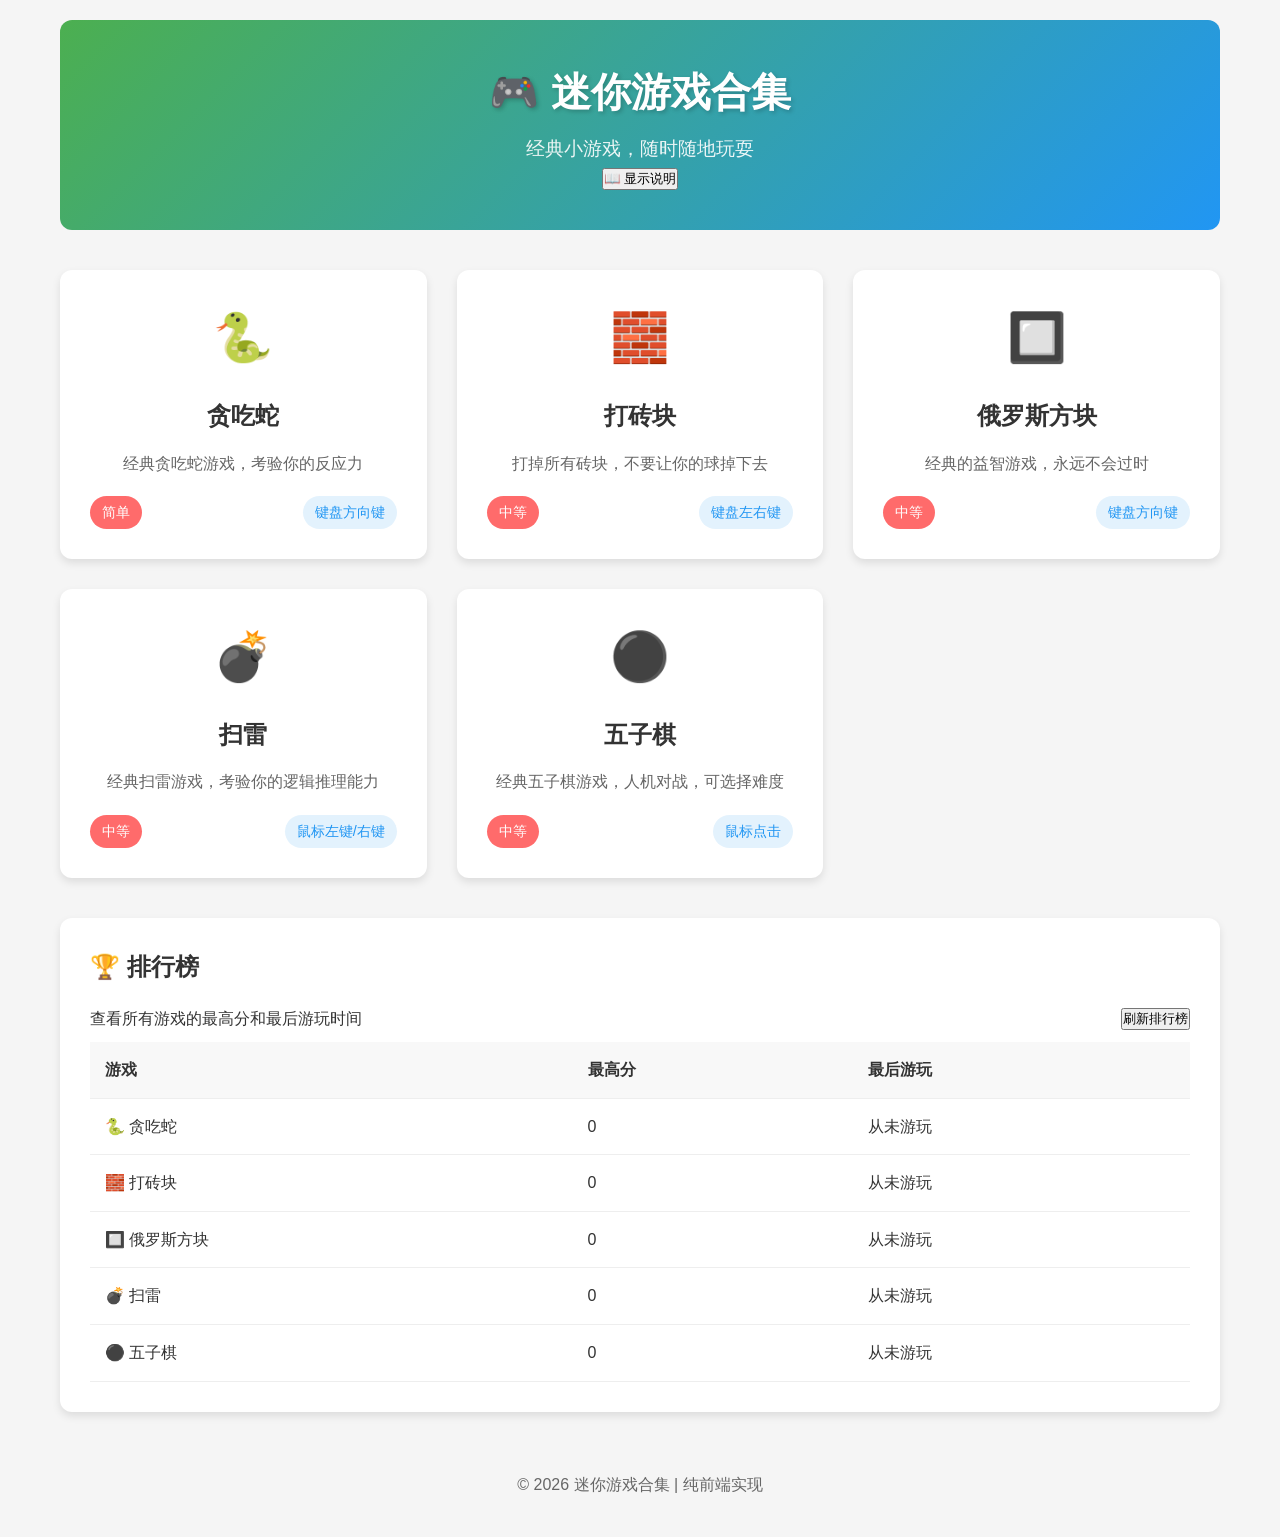
<file: index.html>
<!DOCTYPE html>
<html lang="zh-CN">
<head>
    <meta charset="UTF-8">
    <meta name="viewport" content="width=device-width, initial-scale=1.0">
    <title>迷你游戏合集</title>
    <link rel="stylesheet" href="css/style.css">
</head>
<body>
    <div class="container">
        <header>
            <h1>🎮 迷你游戏合集</h1>
            <p>经典小游戏，随时随地玩耍</p>
            <button class="btn btn-primary" onclick="showReadme()">📖 显示说明</button>
        </header>

        <main>
            <div class="games-grid">
                <div class="game-card" onclick="window.location.href='games/snake.html'">
                    <div class="game-icon">🐍</div>
                    <h3>贪吃蛇</h3>
                    <p>经典贪吃蛇游戏，考验你的反应力</p>
                    <div class="game-meta">
                        <span class="difficulty">简单</span>
                        <span class="controls">键盘方向键</span>
                    </div>
                </div>

                <div class="game-card" onclick="window.location.href='games/brick.html'">
                    <div class="game-icon">🧱</div>
                    <h3>打砖块</h3>
                    <p>打掉所有砖块，不要让你的球掉下去</p>
                    <div class="game-meta">
                        <span class="difficulty">中等</span>
                        <span class="controls">键盘左右键</span>
                    </div>
                </div>

                <div class="game-card" onclick="window.location.href='games/tetris.html'">
                    <div class="game-icon">🔲</div>
                    <h3>俄罗斯方块</h3>
                    <p>经典的益智游戏，永远不会过时</p>
                    <div class="game-meta">
                        <span class="difficulty">中等</span>
                        <span class="controls">键盘方向键</span>
                    </div>
                </div>

                <div class="game-card" onclick="window.location.href='games/minesweeper.html'">
                    <div class="game-icon">💣</div>
                    <h3>扫雷</h3>
                    <p>经典扫雷游戏，考验你的逻辑推理能力</p>
                    <div class="game-meta">
                        <span class="difficulty">中等</span>
                        <span class="controls">鼠标左键/右键</span>
                    </div>
                </div>

                <div class="game-card" onclick="window.location.href='games/gomoku.html'">
                    <div class="game-icon">⚫</div>
                    <h3>五子棋</h3>
                    <p>经典五子棋游戏，人机对战，可选择难度</p>
                    <div class="game-meta">
                        <span class="difficulty">中等</span>
                        <span class="controls">鼠标点击</span>
                    </div>
                </div>
            </div>

            <div class="stats-section">
                <h2>🏆 排行榜</h2>
                <div style="display: flex; justify-content: space-between; align-items: center; margin-bottom: 10px;">
                    <span>查看所有游戏的最高分和最后游玩时间</span>
                    <button class="btn btn-secondary" onclick="loadLeaderboard()">刷新排行榜</button>
                </div>
                <div id="leaderboard">
                    <div class="leaderboard-loading">加载中...</div>
                </div>
            </div>
        </main>

        <footer>
            <p>&copy; 2026 迷你游戏合集 | 纯前端实现</p>
        </footer>
    </div>

    <!-- README 模态框 -->
    <div id="readme-modal" class="modal">
        <div class="modal-content">
            <span class="close" onclick="closeReadme()">&times;</span>
            <h2>📖 游戏说明</h2>
            <div id="readme-content" class="readme-content">
                加载中...
            </div>
        </div>
    </div>

    <style>
        /* 模态框样式 */
        .modal {
            display: none;
            position: fixed;
            z-index: 1000;
            left: 0;
            top: 0;
            width: 100%;
            height: 100%;
            overflow: auto;
            background-color: rgba(0,0,0,0.4);
        }
        
        .modal-content {
            background-color: #fefefe;
            margin: 5% auto;
            padding: 20px;
            border: 1px solid #888;
            width: 80%;
            max-width: 800px;
            max-height: 80vh;
            overflow-y: auto;
            border-radius: 10px;
            box-shadow: 0 4px 8px rgba(0,0,0,0.2);
        }
        
        .close {
            color: #aaa;
            float: right;
            font-size: 28px;
            font-weight: bold;
            cursor: pointer;
        }
        
        .close:hover,
        .close:focus {
            color: black;
            text-decoration: none;
        }
        
        .readme-content {
            margin-top: 20px;
            line-height: 1.6;
        }
        
        .readme-content h2 {
            margin-top: 20px;
            margin-bottom: 10px;
        }
        
        .readme-content h3 {
            margin-top: 15px;
            margin-bottom: 8px;
        }
        
        .readme-content ul, .readme-content ol {
            margin-left: 20px;
            margin-bottom: 15px;
        }
        
        .readme-content code {
            background-color: #f4f4f4;
            padding: 2px 4px;
            border-radius: 3px;
        }
        
        .readme-content pre {
            background-color: #f4f4f4;
            padding: 10px;
            border-radius: 5px;
            overflow-x: auto;
            margin-bottom: 15px;
        }
    </style>

    <script src="js/storage.js"></script>
    <script src="js/cache-monitor.js"></script>
    <script>
        // 初始化缓存监控
        let cacheMonitor;
        if (typeof CacheMonitor !== 'undefined') {
            cacheMonitor = new CacheMonitor();
        }
    
        // 注册Service Worker
        if ('serviceWorker' in navigator) {
            window.addEventListener('load', () => {
                navigator.serviceWorker.register('/service-worker.js')
                    .then((registration) => {
                        console.log('Service Worker 注册成功:', registration.scope);
                    })
                    .catch((error) => {
                        console.log('Service Worker 注册失败:', error);
                    });
            });
        }
    
        // 加载排行榜
        function loadLeaderboard() {
            const leaderboardHTML = `
                <table class="leaderboard-table">
                    <thead>
                        <tr>
                            <th>游戏</th>
                            <th>最高分</th>
                            <th>最后游玩</th>
                        </tr>
                    </thead>
                    <tbody id="leaderboardBody">
                    </tbody>
                </table>
            `;
            
            document.getElementById('leaderboard').innerHTML = leaderboardHTML;
            
            // 获取所有游戏的最高分
            const games = ['snake', 'brick', 'tetris', 'minesweeper', 'gomoku'];
            const tbody = document.getElementById('leaderboardBody');
            
            games.forEach(game => {
                const maxScore = localStorage.getItem(`game_${game}_maxScore`) || 0;
                const lastPlayed = localStorage.getItem(`game_${game}_lastPlayed`);
                
                let lastPlayedText = '从未游玩';
                if (lastPlayed) {
                    try {
                        const timestamp = parseInt(lastPlayed);
                        if (!isNaN(timestamp)) {
                            const date = new Date(timestamp);
                            if (!isNaN(date.getTime())) {
                                lastPlayedText = date.toLocaleDateString();
                            }
                        }
                    } catch (e) {
                        console.error('解析最后游玩时间失败:', e);
                    }
                }
                
                const row = document.createElement('tr');
                row.innerHTML = `
                    <td>${getGameName(game)}</td>
                    <td>${maxScore}</td>
                    <td>${lastPlayedText}</td>
                `;
                tbody.appendChild(row);
            });
        }
        
        function getGameName(game) {
            const names = {
                'snake': '🐍 贪吃蛇',
                'brick': '🧱 打砖块',
                'tetris': '🔲 俄罗斯方块',
                'minesweeper': '💣 扫雷',
                'gomoku': '⚫ 五子棋'
            };
            return names[game] || game;
        }
        
        // 页面加载完成后显示排行榜
        window.addEventListener('load', () => {
            // 清理过期数据
            if (typeof GameStorage !== 'undefined' && GameStorage.cleanupExpiredData) {
                GameStorage.cleanupExpiredData();
            }
            // 压缩存储数据
            if (typeof GameStorage !== 'undefined' && GameStorage.compressData) {
                GameStorage.compressData();
            }
            // 加载排行榜
            loadLeaderboard();
        });
        
        // 显示 README 模态框
        function showReadme() {
            const modal = document.getElementById('readme-modal');
            const content = document.getElementById('readme-content');
            
            modal.style.display = 'block';
            content.innerHTML = '加载中...';
            
            // 加载 README.md 文件
            fetch('README.md')
                .then(response => {
                    if (!response.ok) {
                        throw new Error('Network response was not ok');
                    }
                    return response.text();
                })
                .then(text => {
                    // 简单的 Markdown 到 HTML 转换
                    const html = markdownToHtml(text);
                    content.innerHTML = html;
                })
                .catch(error => {
                    content.innerHTML = `<p>加载失败: ${error.message}</p><p>请直接查看项目根目录下的 README.md 文件。</p>`;
                    console.error('Error loading README:', error);
                });
        }
        
        // 关闭 README 模态框
        function closeReadme() {
            const modal = document.getElementById('readme-modal');
            modal.style.display = 'none';
        }
        
        // 简单的 Markdown 到 HTML 转换
        function markdownToHtml(markdown) {
            return markdown
                .replace(/^# (.*$)/gim, '<h2>$1</h2>')
                .replace(/^## (.*$)/gim, '<h3>$1</h3>')
                .replace(/^### (.*$)/gim, '<h4>$1</h4>')
                .replace(/\*\*(.*?)\*\*/gim, '<strong>$1</strong>')
                .replace(/\*(.*?)\*/gim, '<em>$1</em>')
                .replace(/`(.*?)`/gim, '<code>$1</code>')
                .replace(/```([\s\S]*?)```/gim, '<pre>$1</pre>')
                .replace(/^- (.*$)/gim, '<li>$1</li>')
                .replace(/(<li>.*<\/li>)/s, '<ul>$1</ul>')
                .replace(/^\d+\. (.*$)/gim, '<li>$1</li>')
                .replace(/(<li>.*<\/li>)/s, '<ol>$1</ol>')
                .replace(/^\s*$\n/gim, '<br>');
        }
        
        // 点击模态框外部关闭
        window.onclick = function(event) {
            const modal = document.getElementById('readme-modal');
            if (event.target == modal) {
                modal.style.display = 'none';
            }
        }
    </script>
</body>
</html>
</file>
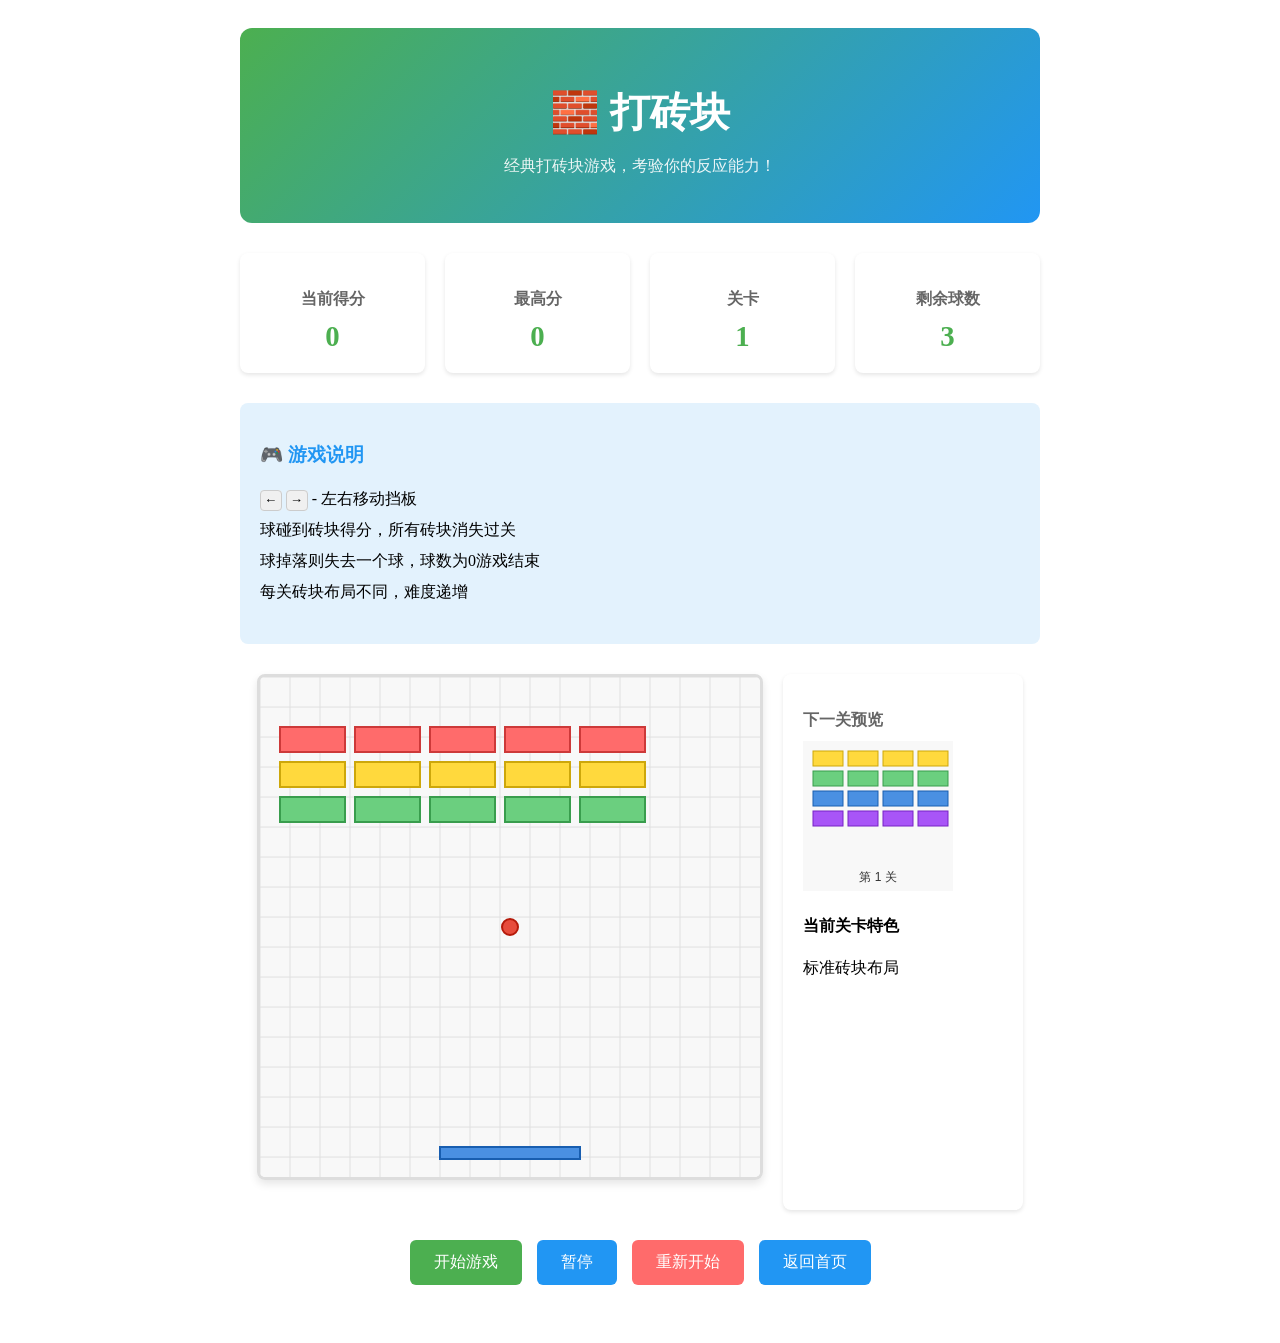
<file: games/brick.html>
<!DOCTYPE html>
<html lang="zh-CN">
<head>
    <meta charset="UTF-8">
    <meta name="viewport" content="width=device-width, initial-scale=1.0">
    <title>打砖块 - 迷你游戏合集</title>
    <link rel="stylesheet" href="../css/games.css">
</head>
<body>
    <div class="game-container">
        <header class="game-header">
            <h1>🧱 打砖块</h1>
            <p>经典打砖块游戏，考验你的反应能力！</p>
        </header>

        <div class="game-info">
            <div class="info-panel">
                <h3>当前得分</h3>
                <div class="value" id="currentScore">0</div>
            </div>
            <div class="info-panel">
                <h3>最高分</h3>
                <div class="value" id="maxScore">0</div>
            </div>
            <div class="info-panel">
                <h3>关卡</h3>
                <div class="value" id="level">1</div>
            </div>
            <div class="info-panel">
                <h3>剩余球数</h3>
                <div class="value" id="balls">3</div>
            </div>
        </div>

        <div class="instructions">
            <h3>🎮 游戏说明</h3>
            <ul>
                <li><kbd>←</kbd> <kbd>→</kbd> - 左右移动挡板</li>
                <li>球碰到砖块得分，所有砖块消失过关</li>
                <li>球掉落则失去一个球，球数为0游戏结束</li>
                <li>每关砖块布局不同，难度递增</li>
            </ul>
        </div>

        <div style="display: flex; justify-content: center; gap: 20px; margin-bottom: 30px;">
            <div class="game-board">
                <canvas id="gameCanvas" class="game-canvas" width="500" height="500"></canvas>
            </div>
            <div class="info-panel" style="text-align: left; width: 200px;">
                <h3>下一关预览</h3>
                <canvas id="nextLevelCanvas" width="150" height="150"></canvas>
                <div style="margin-top: 15px;">
                    <h4>当前关卡特色</h4>
                    <p id="levelFeature">标准砖块布局</p>
                </div>
            </div>
        </div>

        <div class="game-controls">
            <button class="btn btn-primary" id="startBtn">开始游戏</button>
            <button class="btn btn-secondary" id="pauseBtn">暂停</button>
            <button class="btn btn-danger" id="resetBtn">重新开始</button>
            <button class="btn btn-secondary" onclick="window.location.href='../index.html'">返回首页</button>
        </div>
    </div>

    <div class="game-overlay" id="gameOverlay">
        <div class="game-over">
            <h2 id="gameOverTitle">游戏结束！</h2>
            <p id="gameOverMessage">最终得分: <span id="finalScore">0</span></p>
            <p>通过关卡: <span id="finalLevel">0</span></p>
            <button class="btn btn-primary" id="restartBtn">再来一局</button>
        </div>
    </div>

    <script src="../js/storage.js"></script>
    <script src="../js/cache-monitor.js"></script>
    <script>
        // 初始化缓存监控
        let cacheMonitor;
        if (typeof CacheMonitor !== 'undefined') {
            cacheMonitor = new CacheMonitor();
        }
        
        // 注册Service Worker
        if ('serviceWorker' in navigator) {
            window.addEventListener('load', () => {
                navigator.serviceWorker.register('/service-worker.js')
                    .then((registration) => {
                        console.log('Service Worker 注册成功:', registration.scope);
                    })
                    .catch((error) => {
                        console.log('Service Worker 注册失败:', error);
                    });
            });
        }
    </script>
    <script src="../js/brick.js"></script>
</body>
</html>
</file>
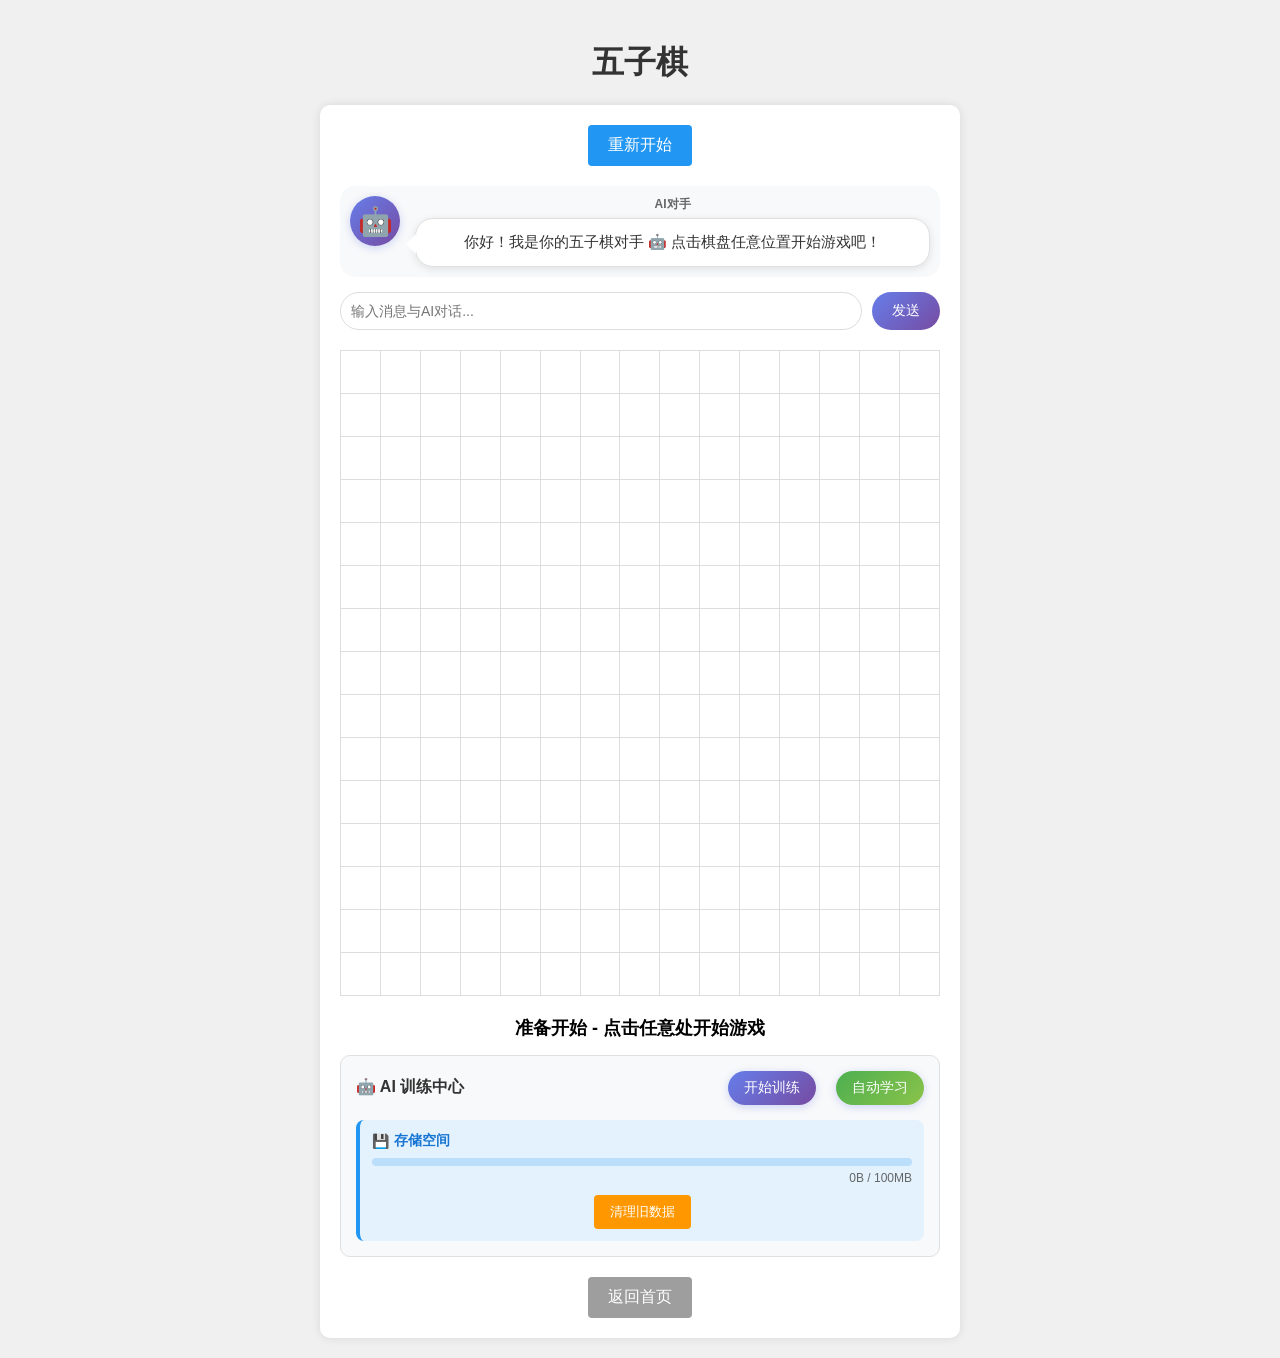
<file: games/gomoku.html>
<!DOCTYPE html>
<html lang="zh-CN">
<head>
    <meta charset="UTF-8">
    <meta name="viewport" content="width=device-width, initial-scale=1.0">
    <title>五子棋 - 迷你游戏合集</title>
    <style>
        body {
            font-family: Arial, sans-serif;
            background-color: #f0f0f0;
            margin: 0;
            padding: 20px;
            display: flex;
            flex-direction: column;
            align-items: center;
        }
        
        h1 {
            color: #333;
            margin-bottom: 20px;
        }
        
        .game-container {
            background-color: white;
            padding: 20px;
            border-radius: 10px;
            box-shadow: 0 0 10px rgba(0,0,0,0.1);
            text-align: center;
            width: 100%;
            max-width: 600px;
        }
        
        .controls {
            margin-bottom: 20px;
        }
        
        .restart-button {
            padding: 10px 20px;
            font-size: 16px;
            background-color: #2196F3;
            color: white;
            border: none;
            border-radius: 4px;
            cursor: pointer;
        }
        
        .restart-button:hover {
            background-color: #0b7dda;
        }
        
        .board-container {
            margin: 20px auto;
            position: relative;
        }
        
        #board {
            border-collapse: collapse;
            margin: 0 auto;
        }
        
        #board td {
            width: 40px;
            height: 40px;
            border: 1px solid #ddd;
            text-align: center;
            vertical-align: middle;
            cursor: pointer;
            position: relative;
        }
        
        #board td:hover {
            background-color: #f0f0f0;
        }
        
        .piece {
            width: 30px;
            height: 30px;
            border-radius: 50%;
            margin: 0 auto;
        }
        
        .piece.black {
            background-color: black;
        }
        
        .piece.white {
            background-color: white;
            border: 1px solid black;
        }
        
        .status {
            margin: 15px 0;
            font-size: 18px;
            font-weight: bold;
        }
        
        .return-button {
            margin-top: 20px;
            padding: 10px 20px;
            font-size: 16px;
            background-color: #9e9e9e;
            color: white;
            border: none;
            border-radius: 4px;
            cursor: pointer;
            text-decoration: none;
            display: inline-block;
        }
        
        .return-button:hover {
            background-color: #757575;
        }
        
        /* AI对话区域样式 */
        .ai-dialog-container {
            display: flex;
            align-items: flex-start;
            margin: 15px 0;
            padding: 10px;
            background-color: #f8f9fa;
            border-radius: 15px;
            min-height: 60px;
        }
        
        .ai-avatar {
            width: 50px;
            height: 50px;
            border-radius: 50%;
            background: linear-gradient(135deg, #667eea 0%, #764ba2 100%);
            display: flex;
            align-items: center;
            justify-content: center;
            margin-right: 15px;
            flex-shrink: 0;
            box-shadow: 0 2px 8px rgba(102, 126, 234, 0.3);
        }
        
        .ai-avatar::before {
            content: "🤖";
            font-size: 28px;
        }
        
        .ai-dialog-wrapper {
            flex: 1;
            position: relative;
        }
        
        .ai-dialog-bubble {
            background-color: white;
            border-radius: 18px;
            padding: 12px 18px;
            box-shadow: 0 2px 8px rgba(0, 0, 0, 0.1);
            position: relative;
            border: 1px solid #e0e0e0;
            animation: fadeIn 0.3s ease-in-out;
        }
        
        .ai-dialog-bubble::before {
            content: "";
            position: absolute;
            left: -10px;
            top: 15px;
            width: 0;
            height: 0;
            border-top: 10px solid transparent;
            border-bottom: 10px solid transparent;
            border-right: 10px solid white;
        }
        
        .ai-dialog-bubble::after {
            content: "";
            position: absolute;
            left: -11px;
            top: 15px;
            width: 0;
            height: 0;
            border-top: 10px solid transparent;
            border-bottom: 10px solid transparent;
            border-right: 10px solid #e0e0e0;
            z-index: -1;
        }
        
        .ai-dialog-text {
            color: #333;
            font-size: 15px;
            line-height: 1.5;
            margin: 0;
        }
        
        .ai-name {
            font-size: 12px;
            color: #666;
            margin-bottom: 5px;
            font-weight: bold;
        }
        
        @keyframes fadeIn {
            from {
                opacity: 0;
                transform: translateY(-5px);
            }
            to {
                opacity: 1;
                transform: translateY(0);
            }
        }
        
        .typing-indicator {
            display: none;
            align-items: center;
            padding: 8px 0;
        }
        
        .typing-indicator.active {
            display: flex;
        }
        
        .typing-dot {
            width: 8px;
            height: 8px;
            background-color: #999;
            border-radius: 50%;
            margin: 0 3px;
            animation: typing 1.4s infinite ease-in-out both;
        }
        
        .typing-dot:nth-child(1) { animation-delay: -0.32s; }
        .typing-dot:nth-child(2) { animation-delay: -0.16s; }
        
        @keyframes typing {
            0%, 80%, 100% { transform: scale(0); }
            40% { transform: scale(1); }
        }
        
        /* 训练控制面板样式 */
        .training-controls {
            margin-top: 15px;
            padding: 15px;
            background-color: #f8f9fa;
            border-radius: 10px;
            border: 1px solid #e0e0e0;
        }
        
        .training-header {
            display: flex;
            justify-content: space-between;
            align-items: center;
            margin-bottom: 10px;
        }
        
        .button-group {
            display: flex;
            gap: 10px;
        }
        
        .training-title {
            font-size: 16px;
            font-weight: bold;
            color: #333;
        }
        
        .train-ai-button {
            padding: 8px 16px;
            font-size: 14px;
            background: linear-gradient(135deg, #667eea 0%, #764ba2 100%);
            color: white;
            border: none;
            border-radius: 20px;
            cursor: pointer;
            transition: all 0.3s ease;
            box-shadow: 0 2px 8px rgba(102, 126, 234, 0.3);
        }
        
        .train-ai-button:hover {
            transform: translateY(-2px);
            box-shadow: 0 4px 12px rgba(102, 126, 234, 0.4);
        }
        
        .train-ai-button:disabled {
            background: #ccc;
            cursor: not-allowed;
            transform: none;
            box-shadow: none;
        }
        
        #training-panel {
            display: none;
            margin-top: 15px;
            padding: 15px;
            background-color: white;
            border-radius: 8px;
            box-shadow: 0 2px 8px rgba(0, 0, 0, 0.1);
        }
        
        #training-panel.active {
            display: block;
            animation: fadeIn 0.3s ease-in-out;
        }
        
        .progress-container {
            margin-bottom: 15px;
        }
        
        .progress-label {
            font-size: 14px;
            color: #666;
            margin-bottom: 5px;
            display: flex;
            justify-content: space-between;
        }
        
        .progress-bar {
            width: 100%;
            height: 12px;
            background-color: #e0e0e0;
            border-radius: 6px;
            overflow: hidden;
            position: relative;
        }
        
        .progress-fill {
            height: 100%;
            background: linear-gradient(90deg, #667eea 0%, #764ba2 100%);
            border-radius: 6px;
            transition: width 0.3s ease;
            position: relative;
        }
        
        .progress-fill::after {
            content: '';
            position: absolute;
            top: 0;
            left: 0;
            right: 0;
            bottom: 0;
            background: linear-gradient(
                90deg,
                transparent 0%,
                rgba(255, 255, 255, 0.3) 50%,
                transparent 100%
            );
            animation: shimmer 1.5s infinite;
        }
        
        @keyframes shimmer {
            0% { transform: translateX(-100%); }
            100% { transform: translateX(100%); }
        }
        
        #training-status {
            font-size: 14px;
            color: #333;
            margin-bottom: 10px;
            padding: 8px;
            background-color: #f0f0f0;
            border-radius: 4px;
            text-align: center;
        }
        
        .training-stats {
            display: grid;
            grid-template-columns: repeat(4, 1fr);
            gap: 10px;
            margin-bottom: 15px;
        }
        
        .training-details {
            margin-bottom: 15px;
            padding: 12px;
            background-color: #f8f9fa;
            border-radius: 8px;
            border: 1px solid #e0e0e0;
        }
        
        .training-details h4 {
            margin-top: 0;
            margin-bottom: 10px;
            color: #333;
            font-size: 14px;
        }
        
        .detail-item {
            display: flex;
            justify-content: space-between;
            padding: 5px 0;
            border-bottom: 1px solid #e0e0e0;
        }
        
        .detail-item:last-child {
            border-bottom: none;
        }
        
        .detail-label {
            color: #666;
            font-size: 13px;
        }
        
        .detail-value {
            color: #333;
            font-weight: bold;
            font-size: 13px;
        }
        
        .stat-item {
            background-color: #f8f9fa;
            padding: 10px;
            border-radius: 6px;
            text-align: center;
        }
        
        .stat-value {
            font-size: 20px;
            font-weight: bold;
            color: #667eea;
        }
        
        .stat-label {
            font-size: 12px;
            color: #666;
            margin-top: 2px;
        }
        
        .cancel-training-btn {
            width: 100%;
            padding: 10px;
            font-size: 14px;
            background-color: #ff6b6b;
            color: white;
            border: none;
            border-radius: 6px;
            cursor: pointer;
            transition: all 0.3s ease;
        }
        
        .cancel-training-btn:hover {
            background-color: #ff5252;
        }
        
        .storage-info {
            margin-top: 15px;
            padding: 12px;
            background-color: #e3f2fd;
            border-radius: 8px;
            border-left: 4px solid #2196F3;
        }
        
        .storage-header {
            font-size: 14px;
            font-weight: bold;
            color: #1976D2;
            margin-bottom: 8px;
            display: flex;
            align-items: center;
            gap: 5px;
        }
        
        .storage-header::before {
            content: '💾';
        }
        
        .storage-bar {
            width: 100%;
            height: 8px;
            background-color: #bbdefb;
            border-radius: 4px;
            overflow: hidden;
            margin-bottom: 5px;
        }
        
        .storage-fill {
            height: 100%;
            background: linear-gradient(90deg, #4CAF50 0%, #8BC34A 100%);
            border-radius: 4px;
            transition: width 0.3s ease;
        }
        
        .storage-fill.warning {
            background: linear-gradient(90deg, #FF9800 0%, #FFC107 100%);
        }
        
        .storage-fill.danger {
            background: linear-gradient(90deg, #f44336 0%, #FF5722 100%);
        }
        
        .storage-text {
            font-size: 12px;
            color: #666;
            text-align: right;
        }
        
        .cleanup-btn {
            margin-top: 10px;
            padding: 8px 16px;
            font-size: 13px;
            background-color: #ff9800;
            color: white;
            border: none;
            border-radius: 4px;
            cursor: pointer;
            transition: all 0.3s ease;
        }
        
        .cleanup-btn:hover {
            background-color: #f57c00;
        }
        
        .cleanup-btn:disabled {
            background-color: #ccc;
            cursor: not-allowed;
        }
        
        /* 训练结果弹窗 */
        .training-result-modal {
            display: none;
            position: fixed;
            top: 0;
            left: 0;
            width: 100%;
            height: 100%;
            background-color: rgba(0, 0, 0, 0.5);
            z-index: 1000;
            justify-content: center;
            align-items: center;
        }
        
        .training-result-modal.active {
            display: flex;
            animation: fadeIn 0.3s ease-in-out;
        }
        
        .training-result-content {
            background-color: white;
            padding: 25px;
            border-radius: 15px;
            max-width: 400px;
            width: 90%;
            box-shadow: 0 10px 40px rgba(0, 0, 0, 0.2);
            animation: slideUp 0.3s ease-in-out;
        }
        
        @keyframes slideUp {
            from {
                opacity: 0;
                transform: translateY(20px);
            }
            to {
                opacity: 1;
                transform: translateY(0);
            }
        }
        
        .training-result-title {
            font-size: 20px;
            font-weight: bold;
            color: #667eea;
            margin-bottom: 15px;
            text-align: center;
        }
        
        .training-result-summary {
            background-color: #f8f9fa;
            padding: 15px;
            border-radius: 8px;
            margin-bottom: 15px;
        }
        
        .result-item {
            display: flex;
            justify-content: space-between;
            padding: 8px 0;
            border-bottom: 1px solid #e0e0e0;
        }
        
        .result-item:last-child {
            border-bottom: none;
        }
        
        .result-label {
            color: #666;
            font-size: 14px;
        }
        
        .result-value {
            color: #333;
            font-weight: bold;
            font-size: 14px;
        }
        
        .close-result-btn {
            width: 100%;
            padding: 12px;
            font-size: 16px;
            background: linear-gradient(135deg, #667eea 0%, #764ba2 100%);
            color: white;
            border: none;
            border-radius: 8px;
            cursor: pointer;
            transition: all 0.3s ease;
        }
        
        .close-result-btn:hover {
            transform: translateY(-2px);
            box-shadow: 0 4px 12px rgba(102, 126, 234, 0.4);
        }
    </style>
</head>
<body>
    <h1>五子棋</h1>
    
    <div class="game-container">
        <div class="controls">
            <button class="restart-button" id="restart">重新开始</button>
        </div>
        
        <!-- AI对话区域 -->
        <div class="ai-dialog-container" id="ai-dialog-container">
            <div class="ai-avatar"></div>
            <div class="ai-dialog-wrapper">
                <div class="ai-name">AI对手</div>
                <div class="ai-dialog-bubble" id="ai-dialog">
                    <p class="ai-dialog-text" id="ai-dialog-text">你好！我是你的五子棋对手 🤖 点击棋盘任意位置开始游戏吧！</p>
                    <div class="typing-indicator" id="typing-indicator">
                        <div class="typing-dot"></div>
                        <div class="typing-dot"></div>
                        <div class="typing-dot"></div>
                    </div>
                </div>
            </div>
        </div>
        
        <!-- 用户输入区域 -->
        <div class="user-input-container" style="margin-top: 15px;">
            <div style="display: flex; gap: 10px;">
                <input type="text" id="user-input" placeholder="输入消息与AI对话..." style="flex: 1; padding: 10px; border: 1px solid #ddd; border-radius: 20px; font-size: 14px;">
                <button id="send-button" style="padding: 0 20px; background: linear-gradient(135deg, #667eea 0%, #764ba2 100%); color: white; border: none; border-radius: 20px; cursor: pointer; font-size: 14px;">发送</button>
            </div>
        </div>
        
        <div class="board-container">
            <table id="board"></table>
        </div>
        
        <div class="status" id="status">准备开始 - 点击任意处开始游戏</div>
        
        <!-- 训练控制面板 -->
        <div class="training-controls">
            <div class="training-header">
                <span class="training-title">🤖 AI 训练中心</span>
                <div class="button-group">
                    <button class="train-ai-button" id="train-ai-btn">开始训练</button>
                    <button class="train-ai-button" id="auto-learn-btn" style="background: linear-gradient(135deg, #4CAF50 0%, #8BC34A 100%); margin-left: 10px;">自动学习</button>
                </div>
            </div>
            
            <!-- 训练状态面板 -->
            <div id="training-panel">
                <div class="progress-container">
                    <div class="progress-label">
                        <span>训练进度</span>
                        <span id="progress-percent">0%</span>
                    </div>
                    <div class="progress-bar">
                        <div class="progress-fill" id="training-progress" style="width: 0%"></div>
                    </div>
                </div>
                
                <div id="training-status">准备开始训练...</div>
                
                <div class="training-stats" id="training-stats">
                    <div class="stat-item">
                        <div class="stat-value" id="stat-games">0</div>
                        <div class="stat-label">已完成对局</div>
                    </div>
                    <div class="stat-item">
                        <div class="stat-value" id="stat-patterns">0</div>
                        <div class="stat-label">当前对局</div>
                    </div>
                    <div class="stat-item">
                        <div class="stat-value" id="stat-black-wins">0</div>
                        <div class="stat-label">黑子胜</div>
                    </div>
                    <div class="stat-item">
                        <div class="stat-value" id="stat-white-wins">0</div>
                        <div class="stat-label">白子胜</div>
                    </div>
                </div>
                
                <div class="training-details">
                    <h4>训练详情</h4>
                    <div class="detail-item">
                        <span class="detail-label">总对局数:</span>
                        <span class="detail-value" id="detail-total-games">50</span>
                    </div>
                    <div class="detail-item">
                        <span class="detail-label">平均步数:</span>
                        <span class="detail-value" id="detail-avg-moves">0</span>
                    </div>
                    <div class="detail-item">
                        <span class="detail-label">平均时长:</span>
                        <span class="detail-value" id="detail-avg-duration">0s</span>
                    </div>
                    <div class="detail-item">
                        <span class="detail-label">总耗时:</span>
                        <span class="detail-value" id="detail-total-duration">0s</span>
                    </div>
                </div>
                
                <button class="cancel-training-btn" id="cancel-training-btn">取消训练</button>
            </div>
            
            <!-- 存储空间信息 -->
            <div class="storage-info" id="storage-info">
                <div class="storage-header">存储空间</div>
                <div class="storage-bar">
                    <div class="storage-fill" id="storage-fill" style="width: 0%"></div>
                </div>
                <div class="storage-text" id="storage-text">0 MB / 100 MB</div>
                <button class="cleanup-btn" id="cleanup-btn">清理旧数据</button>
            </div>
        </div>
        
        <a href="../index.html" class="return-button">返回首页</a>
    </div>
    
    <!-- 训练结果弹窗 -->
    <div class="training-result-modal" id="training-result-modal">
        <div class="training-result-content">
            <div class="training-result-title">🎉 训练完成</div>
            <div class="training-result-summary" id="training-result-summary">
                <!-- 动态填充结果内容 -->
            </div>
            <button class="close-result-btn" id="close-result-btn">确定</button>
        </div>
    </div>
    
    <script src="../js/storage.js"></script>
    <script src="../js/cache-monitor.js"></script>
    <script>
        // 初始化缓存监控
        let cacheMonitor;
        if (typeof CacheMonitor !== 'undefined') {
            cacheMonitor = new CacheMonitor();
        }
        
        // 注册Service Worker
        if ('serviceWorker' in navigator) {
            window.addEventListener('load', () => {
                navigator.serviceWorker.register('/service-worker.js')
                    .then((registration) => {
                        console.log('Service Worker 注册成功:', registration.scope);
                    })
                    .catch((error) => {
                        console.log('Service Worker 注册失败:', error);
                    });
            });
        }
    </script>
    <script src="../js/gomoku.js"></script>
</body>
</html>
</file>
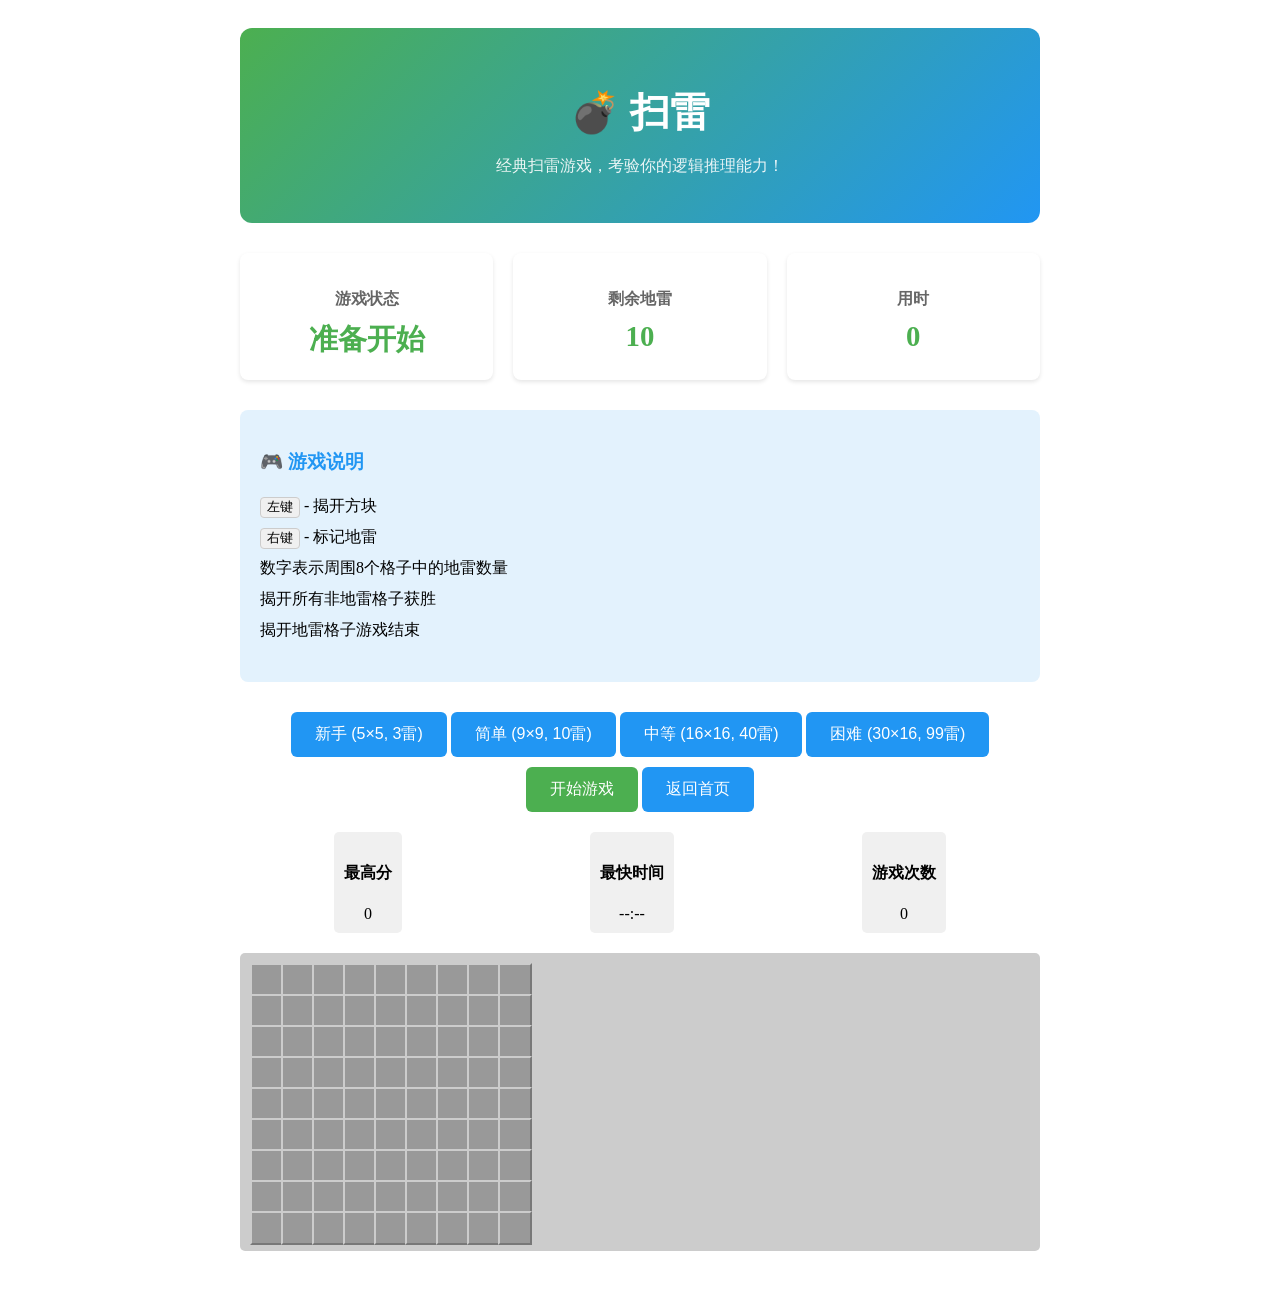
<file: games/minesweeper.html>
<!DOCTYPE html>
<html lang="zh-CN">
<head>
    <meta charset="UTF-8">
    <meta name="viewport" content="width=device-width, initial-scale=1.0">
    <title>扫雷 - 迷你游戏合集</title>
    <link rel="stylesheet" href="../css/games.css">
    <style>
        .minesweeper-board {
            display: grid;
            gap: 1px;
            background-color: #ccc;
            padding: 10px;
            border-radius: 5px;
            margin: 20px auto;
        }
        .minesweeper-cell {
            width: 30px;
            height: 30px;
            background-color: #999;
            display: flex;
            align-items: center;
            justify-content: center;
            font-weight: bold;
            cursor: pointer;
            user-select: none;
            border: 2px outset #ccc;
        }
        .minesweeper-cell.revealed {
            background-color: #eee;
            border: 1px solid #ccc;
        }
        .minesweeper-cell.flagged {
            background-color: #ff9;
        }
        .minesweeper-cell.mine {
            background-color: #f99;
        }
        .minesweeper-controls {
            margin: 20px 0;
            text-align: center;
        }
        .minesweeper-difficulty {
            margin: 10px 0;
        }
        .minesweeper-stats {
            display: flex;
            justify-content: space-around;
            margin: 10px 0;
        }
        .stat {
            padding: 10px;
            background-color: #f0f0f0;
            border-radius: 5px;
        }
    </style>
</head>
<body>
    <div class="game-container">
        <header class="game-header">
            <h1>💣 扫雷</h1>
            <p>经典扫雷游戏，考验你的逻辑推理能力！</p>
        </header>

        <div class="game-info">
            <div class="info-panel">
                <h3>游戏状态</h3>
                <div class="value" id="gameStatus">准备开始</div>
            </div>
            <div class="info-panel">
                <h3>剩余地雷</h3>
                <div class="value" id="mineCount">0</div>
            </div>
            <div class="info-panel">
                <h3>用时</h3>
                <div class="value" id="timeElapsed">0</div>
            </div>
        </div>

        <div class="instructions">
            <h3>🎮 游戏说明</h3>
            <ul>
                <li><kbd>左键</kbd> - 揭开方块</li>
                <li><kbd>右键</kbd> - 标记地雷</li>
                <li>数字表示周围8个格子中的地雷数量</li>
                <li>揭开所有非地雷格子获胜</li>
                <li>揭开地雷格子游戏结束</li>
            </ul>
        </div>

        <div class="minesweeper-controls">
            <div class="minesweeper-difficulty">
                <button class="btn btn-secondary" onclick="minesweeperGame.setDifficulty('beginner')">新手 (5×5, 3雷)</button>
                <button class="btn btn-secondary" onclick="minesweeperGame.setDifficulty('easy')">简单 (9×9, 10雷)</button>
                <button class="btn btn-secondary" onclick="minesweeperGame.setDifficulty('medium')">中等 (16×16, 40雷)</button>
                <button class="btn btn-secondary" onclick="minesweeperGame.setDifficulty('hard')">困难 (30×16, 99雷)</button>
            </div>
            <button class="btn btn-primary" onclick="minesweeperGame.startGame()">开始游戏</button>
            <button class="btn btn-secondary" onclick="window.location.href='../index.html'">返回首页</button>
        </div>

        <div class="minesweeper-stats">
            <div class="stat">
                <h4>最高分</h4>
                <div id="highScore">0</div>
            </div>
            <div class="stat">
                <h4>最快时间</h4>
                <div id="bestTime">--:--</div>
            </div>
            <div class="stat">
                <h4>游戏次数</h4>
                <div id="gameCount">0</div>
            </div>
        </div>

        <div class="minesweeper-board" id="minesweeperBoard"></div>
    </div>

    <div class="game-overlay" id="gameOverlay">
        <div class="game-over">
            <h2 id="gameOverTitle">游戏结束！</h2>
            <p id="gameOverMessage"></p>
            <p>用时: <span id="finalTime">0</span>秒</p>
            <button class="btn btn-primary" onclick="minesweeperGame.startGame()">再来一局</button>
        </div>
    </div>

    <script src="../js/storage.js"></script>
    <script src="../js/cache-monitor.js"></script>
    <script>
        // 初始化缓存监控
        let cacheMonitor;
        if (typeof CacheMonitor !== 'undefined') {
            cacheMonitor = new CacheMonitor();
        }
        
        // 注册Service Worker
        if ('serviceWorker' in navigator) {
            window.addEventListener('load', () => {
                navigator.serviceWorker.register('/service-worker.js')
                    .then((registration) => {
                        console.log('Service Worker 注册成功:', registration.scope);
                    })
                    .catch((error) => {
                        console.log('Service Worker 注册失败:', error);
                    });
            });
        }
    </script>
    <script src="../js/minesweeper.js"></script>
</body>
</html>
</file>
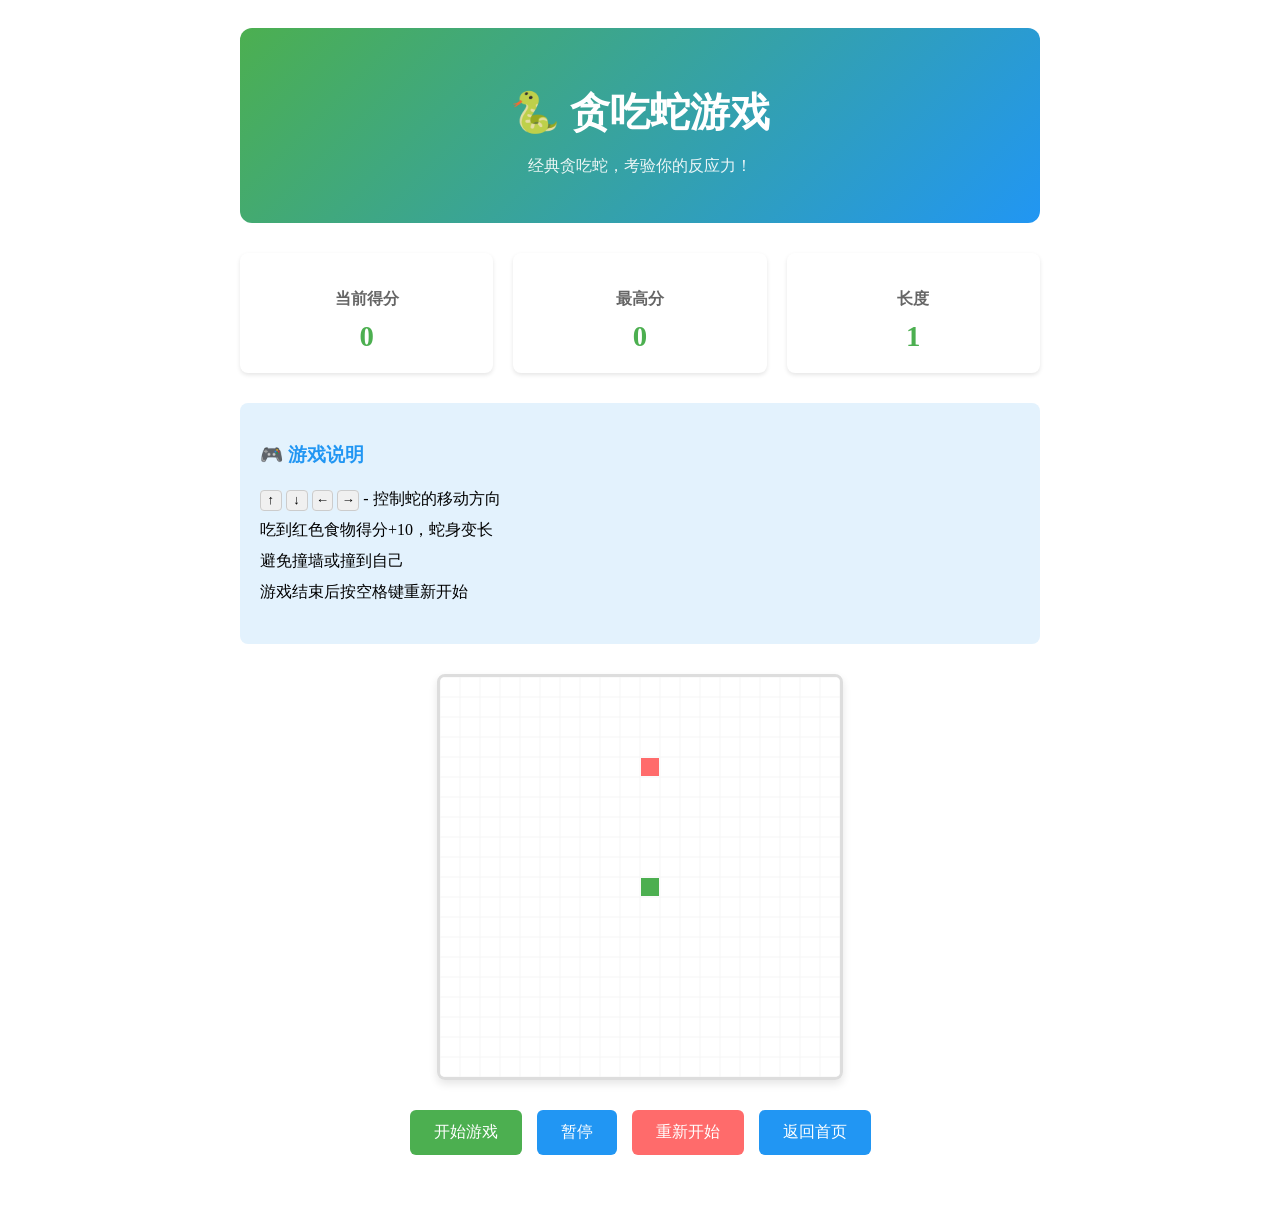
<file: games/snake.html>
<!DOCTYPE html>
<html lang="zh-CN">
<head>
    <meta charset="UTF-8">
    <meta name="viewport" content="width=device-width, initial-scale=1.0">
    <title>贪吃蛇游戏 - 迷你游戏合集</title>
    <link rel="stylesheet" href="../css/games.css">
</head>
<body>
    <div class="game-container">
        <header class="game-header">
            <h1>🐍 贪吃蛇游戏</h1>
            <p>经典贪吃蛇，考验你的反应力！</p>
        </header>

        <div class="game-info">
            <div class="info-panel">
                <h3>当前得分</h3>
                <div class="value" id="currentScore">0</div>
            </div>
            <div class="info-panel">
                <h3>最高分</h3>
                <div class="value" id="maxScore">0</div>
            </div>
            <div class="info-panel">
                <h3>长度</h3>
                <div class="value" id="snakeLength">1</div>
            </div>
        </div>

        <div class="instructions">
            <h3>🎮 游戏说明</h3>
            <ul>
                <li><kbd>↑</kbd> <kbd>↓</kbd> <kbd>←</kbd> <kbd>→</kbd> - 控制蛇的移动方向</li>
                <li>吃到红色食物得分+10，蛇身变长</li>
                <li>避免撞墙或撞到自己</li>
                <li>游戏结束后按空格键重新开始</li>
            </ul>
        </div>

        <div class="game-board">
            <canvas id="gameCanvas" class="game-canvas" width="400" height="400"></canvas>
        </div>

        <div class="game-controls">
            <button class="btn btn-primary" id="startBtn">开始游戏</button>
            <button class="btn btn-secondary" id="pauseBtn">暂停</button>
            <button class="btn btn-danger" id="resetBtn">重新开始</button>
            <button class="btn btn-secondary" onclick="window.location.href='../index.html'">返回首页</button>
        </div>
    </div>

    <div class="game-overlay" id="gameOverlay">
        <div class="game-over">
            <h2>游戏结束！</h2>
            <p>最终得分: <span id="finalScore">0</span></p>
            <p>蛇的长度: <span id="finalLength">1</span></p>
            <button class="btn btn-primary" id="restartBtn">再来一局</button>
        </div>
    </div>

    <script src="../js/storage.js"></script>
    <script src="../js/cache-monitor.js"></script>
    <script>
        // 初始化缓存监控
        let cacheMonitor;
        if (typeof CacheMonitor !== 'undefined') {
            cacheMonitor = new CacheMonitor();
        }
        
        // 注册Service Worker
        if ('serviceWorker' in navigator) {
            window.addEventListener('load', () => {
                navigator.serviceWorker.register('/service-worker.js')
                    .then((registration) => {
                        console.log('Service Worker 注册成功:', registration.scope);
                    })
                    .catch((error) => {
                        console.log('Service Worker 注册失败:', error);
                    });
            });
        }
    </script>
    <script src="../js/snake.js"></script>
</body>
</html>
</file>
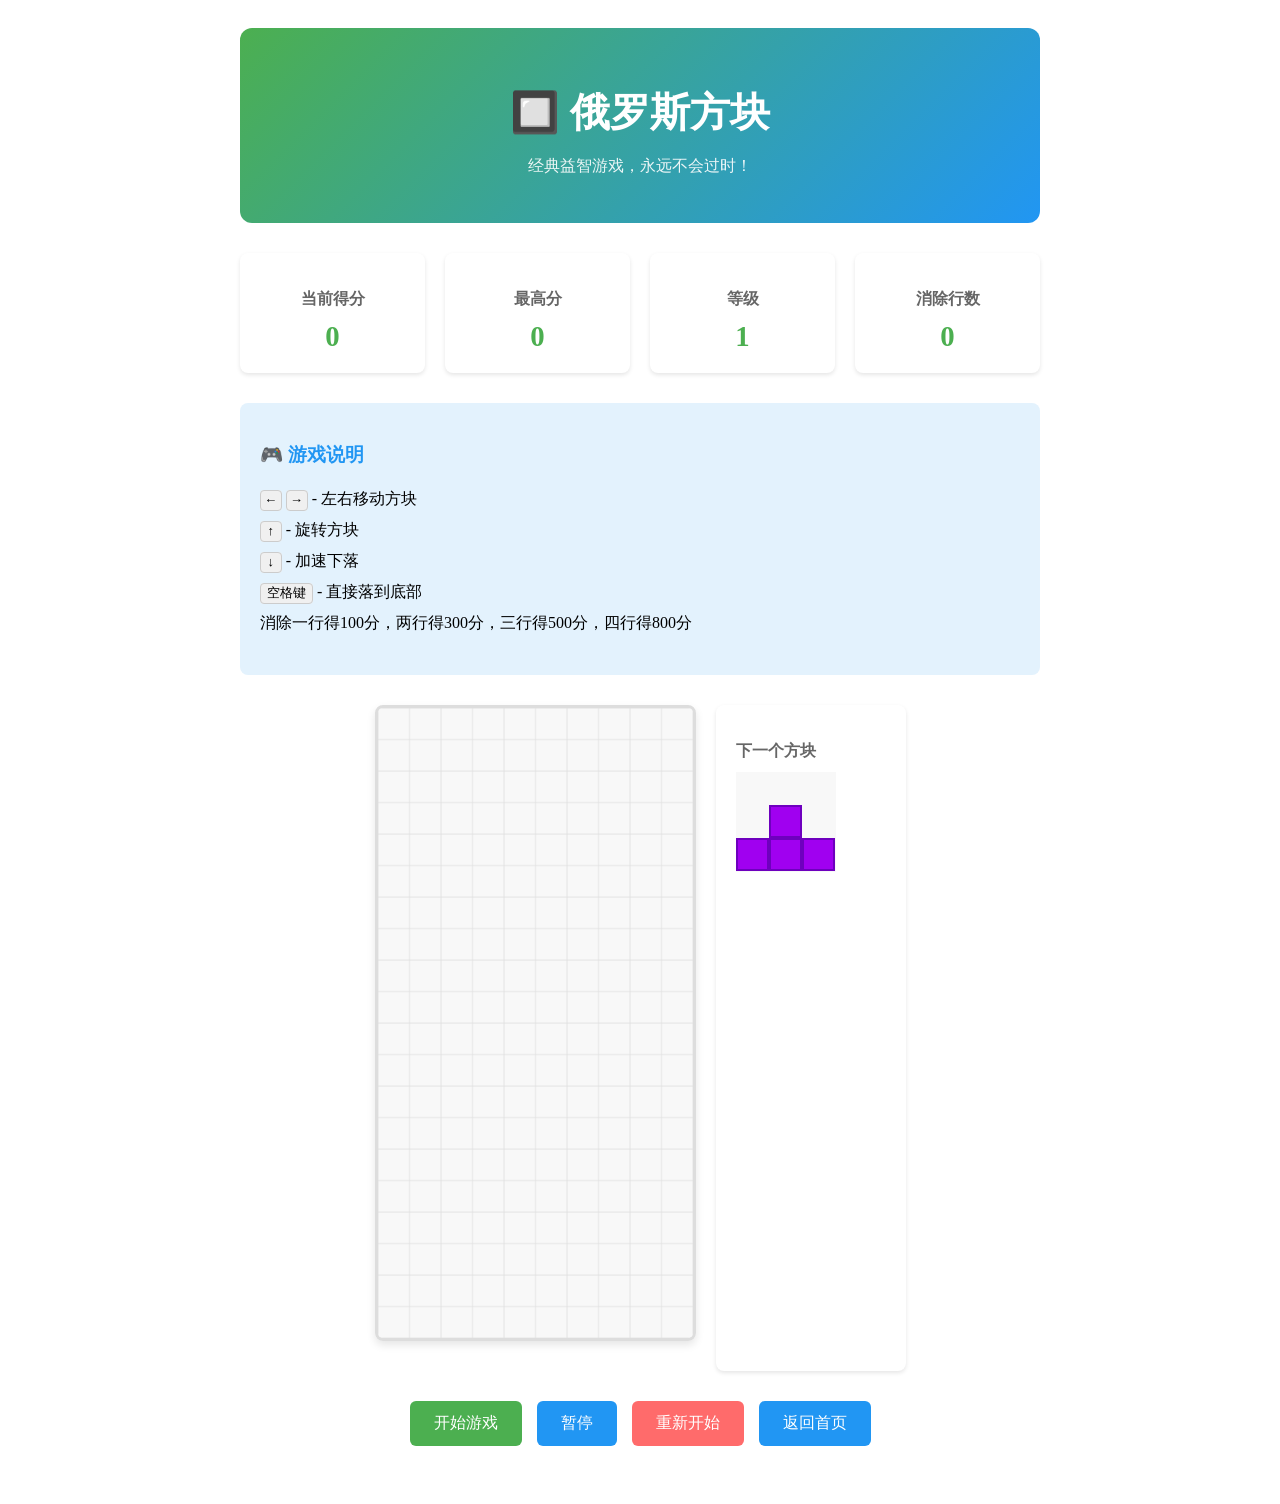
<file: games/tetris.html>
<!DOCTYPE html>
<html lang="zh-CN">
<head>
    <meta charset="UTF-8">
    <meta name="viewport" content="width=device-width, initial-scale=1.0">
    <title>俄罗斯方块 - 迷你游戏合集</title>
    <link rel="stylesheet" href="../css/games.css">
</head>
<body>
    <div class="game-container">
        <header class="game-header">
            <h1>🔲 俄罗斯方块</h1>
            <p>经典益智游戏，永远不会过时！</p>
        </header>

        <div class="game-info">
            <div class="info-panel">
                <h3>当前得分</h3>
                <div class="value" id="currentScore">0</div>
            </div>
            <div class="info-panel">
                <h3>最高分</h3>
                <div class="value" id="maxScore">0</div>
            </div>
            <div class="info-panel">
                <h3>等级</h3>
                <div class="value" id="level">1</div>
            </div>
            <div class="info-panel">
                <h3>消除行数</h3>
                <div class="value" id="lines">0</div>
            </div>
        </div>

        <div class="instructions">
            <h3>🎮 游戏说明</h3>
            <ul>
                <li><kbd>←</kbd> <kbd>→</kbd> - 左右移动方块</li>
                <li><kbd>↑</kbd> - 旋转方块</li>
                <li><kbd>↓</kbd> - 加速下落</li>
                <li><kbd>空格键</kbd> - 直接落到底部</li>
                <li>消除一行得100分，两行得300分，三行得500分，四行得800分</li>
            </ul>
        </div>

        <div style="display: flex; justify-content: center; gap: 20px; margin-bottom: 30px;">
            <div class="game-board">
                <canvas id="gameCanvas" class="game-canvas" width="400" height="800"></canvas>
            </div>
            <div class="info-panel" style="text-align: left; width: 150px;">
                <h3>下一个方块</h3>
                <canvas id="nextCanvas" width="100" height="100"></canvas>
            </div>
        </div>

        <div class="game-controls">
            <button class="btn btn-primary" id="startBtn">开始游戏</button>
            <button class="btn btn-secondary" id="pauseBtn">暂停</button>
            <button class="btn btn-danger" id="resetBtn">重新开始</button>
            <button class="btn btn-secondary" onclick="window.location.href='../index.html'">返回首页</button>
        </div>
    </div>

    <div class="game-overlay" id="gameOverlay">
        <div class="game-over">
            <h2>游戏结束！</h2>
            <p>最终得分: <span id="finalScore">0</span></p>
            <p>消除行数: <span id="finalLines">0</span></p>
            <button class="btn btn-primary" id="restartBtn">再来一局</button>
        </div>
    </div>

    <script src="../js/storage.js"></script>
    <script src="../js/cache-monitor.js"></script>
    <script>
        // 初始化缓存监控
        let cacheMonitor;
        if (typeof CacheMonitor !== 'undefined') {
            cacheMonitor = new CacheMonitor();
        }
        
        // 注册Service Worker
        if ('serviceWorker' in navigator) {
            window.addEventListener('load', () => {
                navigator.serviceWorker.register('/service-worker.js')
                    .then((registration) => {
                        console.log('Service Worker 注册成功:', registration.scope);
                    })
                    .catch((error) => {
                        console.log('Service Worker 注册失败:', error);
                    });
            });
        }
    </script>
    <script src="../js/tetris.js"></script>
</body>
</html>
</file>
<file: css/style.css>
/* 主样式文件 - 游戏合集主页 */

:root {
    --primary-color: #4CAF50;
    --secondary-color: #2196F3;
    --accent-color: #ff6b6b;
    --bg-color: #f5f5f5;
    --text-color: #333;
    --card-shadow: 0 4px 8px rgba(0,0,0,0.1);
    --hover-shadow: 0 8px 16px rgba(0,0,0,0.15);
}

* {
    margin: 0;
    padding: 0;
    box-sizing: border-box;
}

body {
    font-family: -apple-system, BlinkMacSystemFont, 'Segoe UI', Roboto, sans-serif;
    background-color: var(--bg-color);
    color: var(--text-color);
    line-height: 1.6;
}

.container {
    max-width: 1200px;
    margin: 0 auto;
    padding: 20px;
}

header {
    text-align: center;
    padding: 40px 20px;
    background: linear-gradient(135deg, var(--primary-color), var(--secondary-color));
    color: white;
    border-radius: 12px;
    margin-bottom: 40px;
}

header h1 {
    font-size: 2.5rem;
    margin-bottom: 10px;
    text-shadow: 2px 2px 4px rgba(0,0,0,0.2);
}

header p {
    font-size: 1.2rem;
    opacity: 0.9;
}

.games-grid {
    display: grid;
    grid-template-columns: repeat(auto-fit, minmax(300px, 1fr));
    gap: 30px;
    margin-bottom: 40px;
}

.game-card {
    background: white;
    border-radius: 12px;
    padding: 30px;
    box-shadow: var(--card-shadow);
    cursor: pointer;
    transition: all 0.3s ease;
    text-align: center;
}

.game-card:hover {
    transform: translateY(-5px);
    box-shadow: var(--hover-shadow);
}

.game-icon {
    font-size: 3rem;
    margin-bottom: 20px;
}

.game-card h3 {
    font-size: 1.5rem;
    margin-bottom: 15px;
    color: var(--text-color);
}

.game-card p {
    color: #666;
    margin-bottom: 20px;
}

.game-meta {
    display: flex;
    justify-content: space-between;
    align-items: center;
}

.difficulty {
    background: var(--accent-color);
    color: white;
    padding: 5px 12px;
    border-radius: 20px;
    font-size: 0.9rem;
}

.controls {
    background: #e3f2fd;
    color: var(--secondary-color);
    padding: 5px 12px;
    border-radius: 20px;
    font-size: 0.9rem;
}

.stats-section {
    background: white;
    border-radius: 12px;
    padding: 30px;
    box-shadow: var(--card-shadow);
}

.stats-section h2 {
    margin-bottom: 20px;
    color: var(--text-color);
}

.leaderboard-table {
    width: 100%;
    border-collapse: collapse;
}

.leaderboard-table th,
.leaderboard-table td {
    padding: 15px;
    text-align: left;
    border-bottom: 1px solid #eee;
}

.leaderboard-table th {
    background-color: #f8f8f8;
    font-weight: 600;
}

footer {
    text-align: center;
    margin-top: 40px;
    padding: 20px;
    color: #666;
}

@media (max-width: 768px) {
    header h1 {
        font-size: 2rem;
    }
    
    .games-grid {
        grid-template-columns: 1fr;
        gap: 20px;
    }
    
    .game-meta {
        flex-direction: column;
        gap: 10px;
    }
}
</file>
<file: css/games.css>
/* 游戏通用样式 - 所有游戏页面共享 */

:root {
    --game-primary: #4CAF50;
    --game-secondary: #2196F3;
    --game-danger: #ff6b6b;
    --game-warning: #ff9800;
    --game-bg: #f5f5f5;
    --game-text: #333;
    --game-border: #ddd;
}

.game-container {
    max-width: 800px;
    margin: 0 auto;
    padding: 20px;
    text-align: center;
}

.game-header {
    background: linear-gradient(135deg, var(--game-primary), var(--game-secondary));
    color: white;
    padding: 30px;
    border-radius: 12px;
    margin-bottom: 30px;
}

.game-header h1 {
    font-size: 2.5rem;
    margin-bottom: 10px;
}

.game-header p {
    opacity: 0.9;
}

.game-board {
    display: flex;
    justify-content: center;
    margin-bottom: 30px;
}

.game-canvas {
    border: 3px solid var(--game-border);
    border-radius: 8px;
    box-shadow: 0 4px 8px rgba(0,0,0,0.1);
    max-width: 100%;
    max-height: 70vh;
}

.game-info {
    display: grid;
    grid-template-columns: repeat(auto-fit, minmax(150px, 1fr));
    gap: 20px;
    margin-bottom: 30px;
}

.info-panel {
    background: white;
    padding: 20px;
    border-radius: 8px;
    box-shadow: 0 2px 4px rgba(0,0,0,0.1);
}

.info-panel h3 {
    font-size: 1rem;
    color: #666;
    margin-bottom: 10px;
}

.info-panel .value {
    font-size: 1.8rem;
    font-weight: bold;
    color: var(--game-primary);
}

.game-controls {
    display: flex;
    justify-content: center;
    gap: 15px;
    margin-bottom: 30px;
    flex-wrap: wrap;
}

.btn {
    padding: 12px 24px;
    border: none;
    border-radius: 6px;
    font-size: 1rem;
    cursor: pointer;
    transition: all 0.3s ease;
}

.btn-primary {
    background: var(--game-primary);
    color: white;
}

.btn-primary:hover {
    background: #45a049;
}

.btn-secondary {
    background: var(--game-secondary);
    color: white;
}

.btn-secondary:hover {
    background: #1976D2;
}

.btn-danger {
    background: var(--game-danger);
    color: white;
}

.btn-danger:hover {
    background: #f44336;
}

.game-overlay {
    position: fixed;
    top: 0;
    left: 0;
    width: 100%;
    height: 100%;
    background: rgba(0,0,0,0.7);
    display: none;
    justify-content: center;
    align-items: center;
    z-index: 1000;
}

.game-over {
    background: white;
    padding: 40px;
    border-radius: 12px;
    text-align: center;
    box-shadow: 0 8px 16px rgba(0,0,0,0.2);
}

.game-over h2 {
    color: var(--game-danger);
    margin-bottom: 20px;
}

.game-over p {
    font-size: 1.2rem;
    margin-bottom: 10px;
}

.instructions {
    background: #e3f2fd;
    padding: 20px;
    border-radius: 8px;
    margin-bottom: 30px;
    text-align: left;
}

.instructions h3 {
    color: var(--game-secondary);
    margin-bottom: 10px;
}

.instructions ul {
    list-style: none;
    padding-left: 0;
}

.instructions li {
    padding: 5px 0;
}

.instructions kbd {
    background: #f0f0f0;
    padding: 2px 6px;
    border-radius: 4px;
    border: 1px solid #ccc;
}

@media (max-width: 768px) {
    .game-controls {
        flex-direction: column;
        align-items: center;
    }
    
    .btn {
        width: 100%;
        max-width: 250px;
    }
    
    .game-info {
        grid-template-columns: 1fr;
    }
}
</file>
